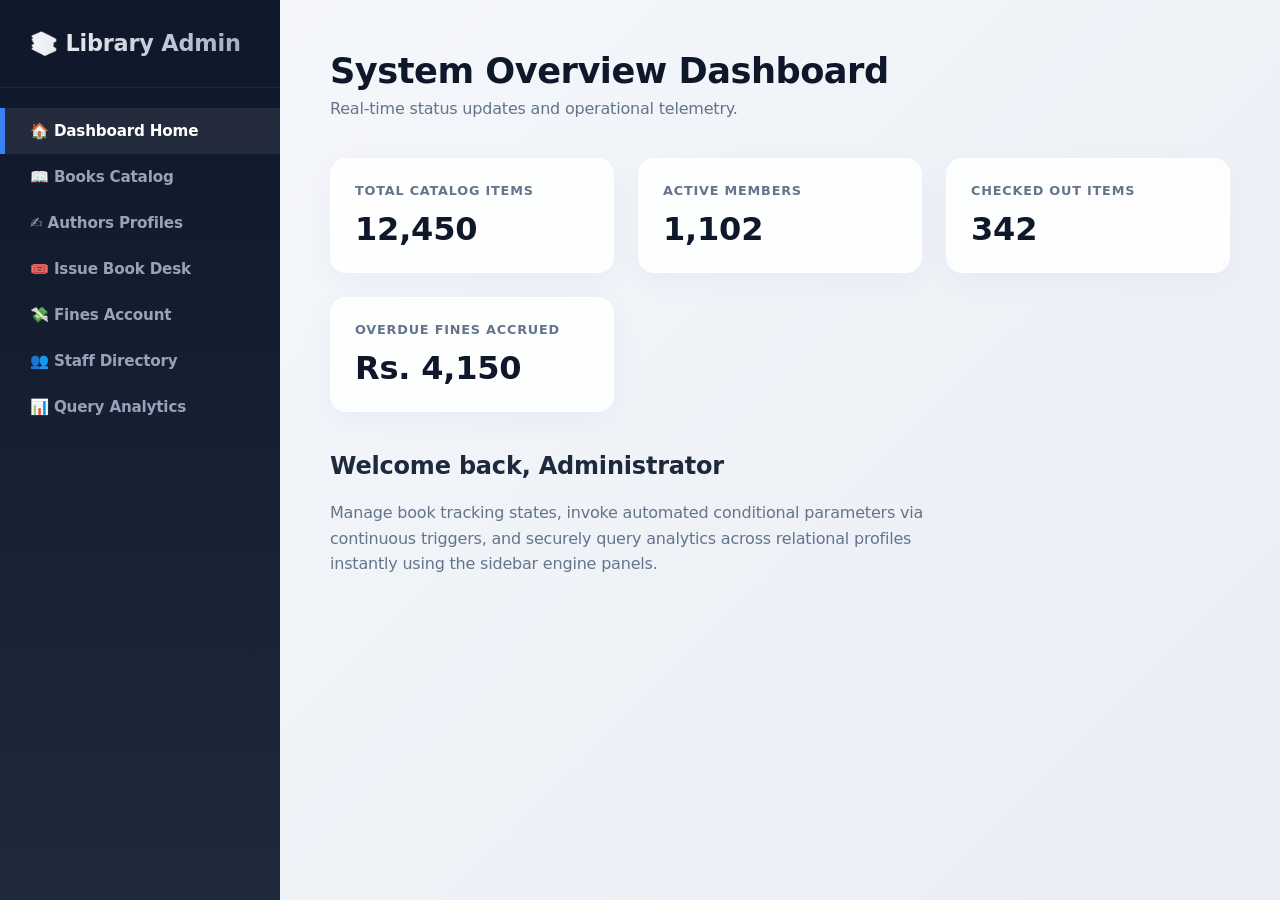
<file: index.html>
<!DOCTYPE html>
<html lang="en">
<head>
    <meta charset="UTF-8">
    <link rel="stylesheet" href="style.css">
    <title>Library System Dashboard</title>
</head>
<body>
    <nav>
        <div class="brand">📚 Library Admin</div>
        <a href="/" class="active">🏠 Dashboard Home</a>
        <a href="/books">📖 Books Catalog</a>
        <a href="/authors">✍️ Authors Profiles</a>
        <a href="/issue">🎟️ Issue Book Desk</a>
        <a href="/fines">💸 Fines Account</a>
        <a href="/staff">👥 Staff Directory</a>
        <a href="/analytics">📊 Query Analytics</a>
    </nav>
    
    <div class="container">
        <h1>System Overview Dashboard</h1>
        <div class="subtitle">Real-time status updates and operational telemetry.</div>
        
        <div class="stats-grid">
            <div class="card">
                <h3>Total Catalog Items</h3>
                <div class="value">12,450</div>
            </div>
            <div class="card">
                <h3>Active Members</h3>
                <div class="value">1,102</div>
            </div>
            <div class="card">
                <h3>Checked Out Items</h3>
                <div class="value">342</div>
            </div>
            <div class="card">
                <h3>Overdue Fines Accrued</h3>
                <div class="value">Rs. 4,150</div>
            </div>
        </div>

        <h2>Welcome back, Administrator</h2>
        <p style="color: var(--text-muted); max-width: 600px; line-height: 1.6;">
            Manage book tracking states, invoke automated conditional parameters via continuous triggers, and securely query analytics across relational profiles instantly using the sidebar engine panels.
        </p>
    </div>
</body>
</html>
</file>
<file: style.css>
/* Premium Glassmorphism & Modern Dashboard UI */
:root {
    --bg-gradient: linear-gradient(135deg, #f6f8fb 0%, #e9eef5 100%);
    --sidebar-gradient: linear-gradient(180deg, #0f172a 0%, #1e293b 100%);
    --accent-gradient: linear-gradient(135deg, #3b82f6 0%, #1d4ed8 100%);
    --accent-hover: #1e40af;
    --card-bg: rgba(255, 255, 255, 0.85);
    --card-shadow: 0 8px 32px 0 rgba(31, 38, 135, 0.04);
    --border-style: 1px solid rgba(255, 255, 255, 0.6);
    --text-primary: #1e293b;
    --text-muted: #64748b;
    --success-glow: 0 0 12px rgba(16, 185, 129, 0.2);
}

body {
    font-family: 'Plus Jakarta Sans', 'Segoe UI', system-ui, sans-serif;
    margin: 0;
    background: var(--bg-gradient);
    color: var(--text-primary);
    display: flex;
    min-height: 100vh;
    letter-spacing: -0.2px;
}

/* Sidebar Styling */
nav {
    width: 280px;
    background: var(--sidebar-gradient);
    color: white;
    display: flex;
    flex-direction: column;
    padding: 30px 0;
    position: fixed;
    height: 100vh;
    box-sizing: border-box;
    z-index: 100;
}

nav .brand {
    font-size: 1.4rem;
    font-weight: 800;
    padding: 0 30px 30px 30px;
    display: flex;
    align-items: center;
    gap: 10px;
    background: linear-gradient(to right, #fff, #94a3b8);
    -webkit-background-clip: text;
    -webkit-text-fill-color: transparent;
    border-bottom: 1px solid rgba(255, 255, 255, 0.06);
    margin-bottom: 20px;
}

nav a {
    color: #94a3b8;
    text-decoration: none;
    padding: 14px 30px;
    font-weight: 600;
    font-size: 0.95rem;
    display: flex;
    align-items: center;
    gap: 12px;
    transition: all 0.3s cubic-bezier(0.4, 0, 0.2, 1);
}

nav a:hover {
    color: #f8fafc;
    background: rgba(255, 255, 255, 0.04);
    padding-left: 35px;
}

nav a.active {
    color: white;
    background: rgba(255, 255, 255, 0.08);
    backdrop-filter: blur(4px);
    border-left: 5px solid #3b82f6;
    padding-left: 25px;
}

/* Container Workspace */
.container {
    margin-left: 280px;
    padding: 50px;
    width: calc(100% - 280px);
    box-sizing: border-box;
}

h1 {
    font-size: 2.2rem;
    font-weight: 800;
    margin-top: 0;
    margin-bottom: 8px;
    color: #0f172a;
    letter-spacing: -0.5px;
}

.subtitle {
    color: var(--text-muted);
    margin-bottom: 40px;
    font-size: 1rem;
}

/* Grid Layout Metrics */
.stats-grid {
    display: grid;
    grid-template-columns: repeat(auto-fit, minmax(240px, 1fr));
    gap: 24px;
    margin-bottom: 40px;
}

.card {
    background: var(--card-bg);
    backdrop-filter: blur(8px);
    -webkit-backdrop-filter: blur(8px);
    padding: 24px;
    border-radius: 16px;
    border: var(--border-style);
    box-shadow: var(--card-shadow);
    transition: transform 0.2s ease, box-shadow 0.2s ease;
}

.card:hover {
    transform: translateY(-4px);
    box-shadow: 0 12px 40px 0 rgba(31, 38, 135, 0.08);
}

.card h3 {
    margin: 0;
    font-size: 0.8rem;
    text-transform: uppercase;
    letter-spacing: 0.8px;
    color: var(--text-muted);
    font-weight: 700;
}

.card .value {
    font-size: 2rem;
    font-weight: 800;
    margin-top: 12px;
    color: #0f172a;
}

/* Table Enhancements */
.table-container {
    background: var(--card-bg);
    backdrop-filter: blur(8px);
    border-radius: 16px;
    border: var(--border-style);
    box-shadow: var(--card-shadow);
    overflow: hidden;
    margin-bottom: 40px;
}

table {
    width: 100%;
    border-collapse: collapse;
}

th {
    background: rgba(241, 245, 249, 0.6);
    color: var(--text-primary);
    font-weight: 700;
    font-size: 0.8rem;
    text-transform: uppercase;
    letter-spacing: 0.5px;
    padding: 18px 24px;
    text-align: left;
    border-bottom: 1px solid rgba(0, 0, 0, 0.04);
}

td {
    padding: 18px 24px;
    font-size: 0.95rem;
    color: #334155;
    border-bottom: 1px solid rgba(0, 0, 0, 0.04);
}

tr:last-child td {
    border-bottom: none;
}

tr:hover td {
    background: rgba(248, 250, 252, 0.5);
}

/* Beautiful Status Badges */
.badge {
    padding: 6px 12px;
    border-radius: 50px;
    font-size: 0.75rem;
    font-weight: 700;
    display: inline-flex;
    align-items: center;
}
.badge-available { background: #d1fae5; color: #065f46; box-shadow: var(--success-glow); }
.badge-issued { background: #fee2e2; color: #991b1b; }

/* Form Component Elements */
.form-card {
    background: var(--card-bg);
    backdrop-filter: blur(8px);
    padding: 35px;
    border-radius: 16px;
    border: var(--border-style);
    box-shadow: var(--card-shadow);
    max-width: 650px;
}

.form-group {
    margin-bottom: 24px;
}

label {
    display: block;
    margin-bottom: 8px;
    font-size: 0.85rem;
    font-weight: 700;
    color: #475569;
    text-transform: uppercase;
    letter-spacing: 0.5px;
}

input {
    width: 100%;
    padding: 12px 16px;
    border: 1px solid #cbd5e1;
    border-radius: 10px;
    background: #fff;
    font-size: 0.95rem;
    color: var(--text-primary);
    box-sizing: border-box;
    transition: all 0.2s ease;
}

input:focus {
    outline: none;
    border-color: #3b82f6;
    box-shadow: 0 0 0 4px rgba(59, 130, 246, 0.12);
}

button {
    background: var(--accent-gradient);
    color: white;
    border: none;
    padding: 14px 28px;
    border-radius: 10px;
    cursor: pointer;
    font-size: 0.95rem;
    font-weight: 700;
    box-shadow: 0 4px 12px rgba(59, 130, 246, 0.25);
    transition: all 0.2s ease;
}

button:hover {
    background: var(--accent-hover);
    transform: translateY(-1px);
    box-shadow: 0 6px 20px rgba(59, 130, 246, 0.35);
}

.flash {
    padding: 16px 24px;
    background: #d1fae5;
    color: #065f46;
    border-left: 5px solid #10b981;
    border-radius: 8px;
    margin-bottom: 30px;
    font-weight: 600;
    font-size: 0.95rem;
}
</file>
